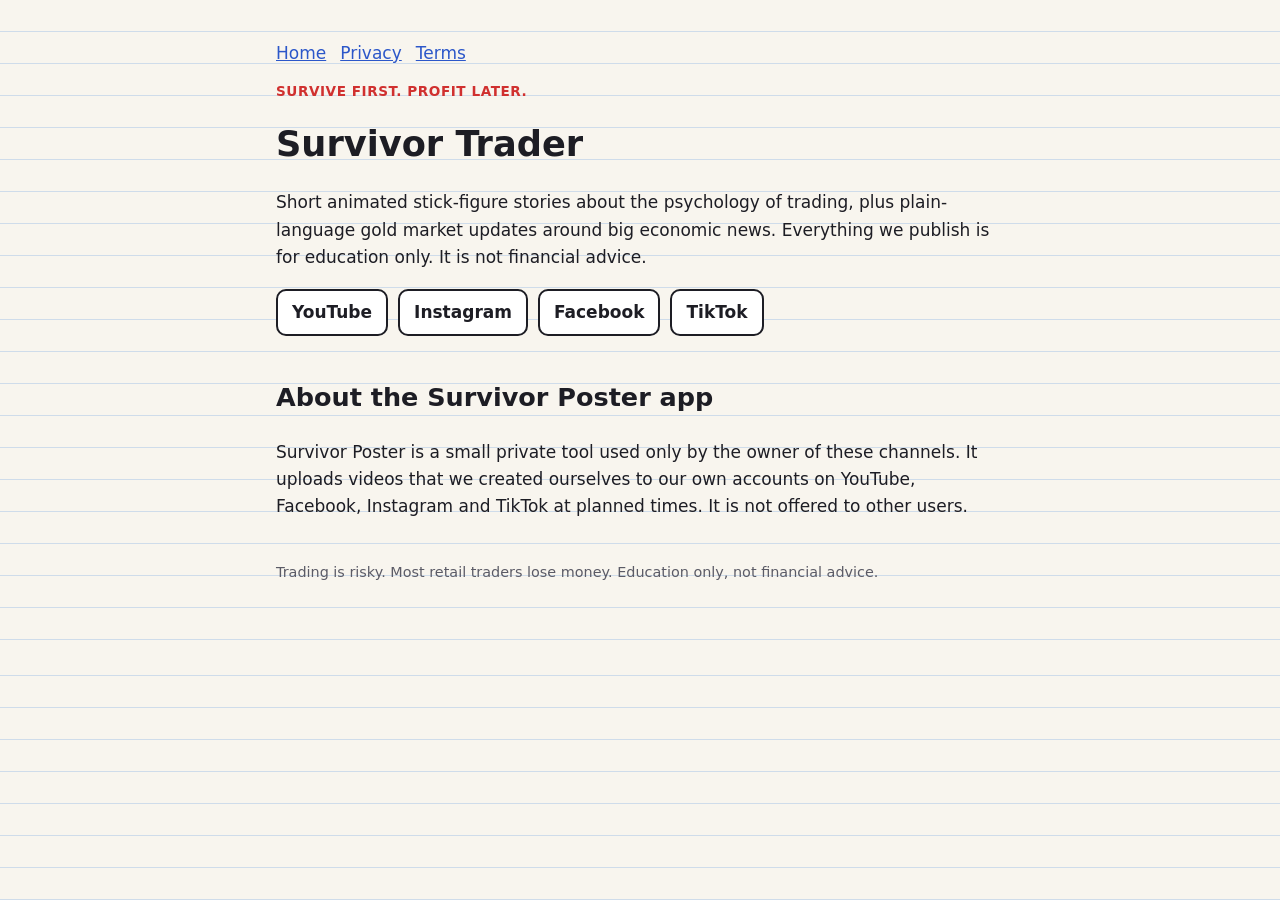
<file: index.html>
<!doctype html><html lang="en"><head><meta charset="utf-8"><meta name="viewport" content="width=device-width,initial-scale=1">
<title>Survivor Trader</title><meta name="description" content="Short animated stories about the psychology of trading. Education only."><link rel="stylesheet" href="style.css"></head>
<body><main>
<nav><a href="index.html">Home</a><a href="privacy.html">Privacy</a><a href="terms.html">Terms</a></nav>
<p class="tag">Survive first. Profit later.</p>
<h1>Survivor Trader</h1>
<p>Short animated stick-figure stories about the psychology of trading, plus plain-language gold market updates around big economic news. Everything we publish is for education only. It is not financial advice.</p>
<div class="links">
<a href="https://www.youtube.com/@SurvivorTrading">YouTube</a>
<a href="https://www.instagram.com/traderssurvival">Instagram</a>
<a href="https://www.facebook.com/SurvivorTraders">Facebook</a>
<a href="https://www.tiktok.com/@goldtradingschool">TikTok</a>
</div>
<h2>About the Survivor Poster app</h2>
<p>Survivor Poster is a small private tool used only by the owner of these channels. It uploads videos that we created ourselves to our own accounts on YouTube, Facebook, Instagram and TikTok at planned times. It is not offered to other users.</p>
<footer>Trading is risky. Most retail traders lose money. Education only, not financial advice.</footer>
</main></body></html>
</file>
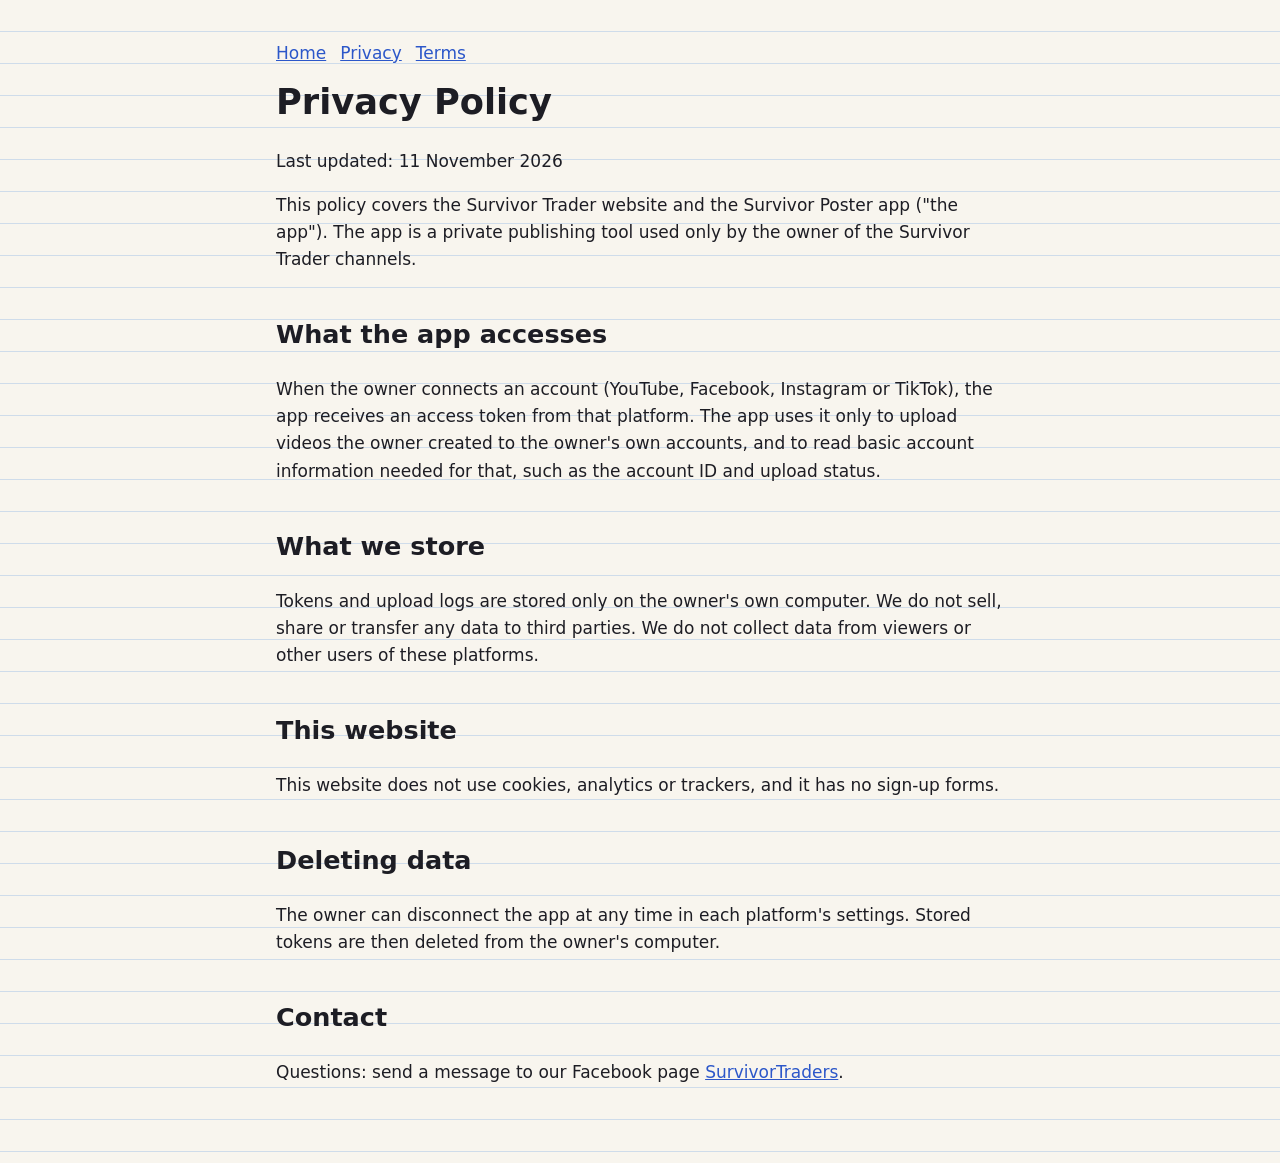
<file: privacy.html>
<!doctype html><html lang="en"><head><meta charset="utf-8"><meta name="viewport" content="width=device-width,initial-scale=1">
<title>Privacy Policy</title><link rel="stylesheet" href="style.css"></head>
<body><main>
<nav><a href="index.html">Home</a><a href="privacy.html">Privacy</a><a href="terms.html">Terms</a></nav>
<h1>Privacy Policy</h1><p>Last updated: 11 November 2026</p>
<p>This policy covers the Survivor Trader website and the Survivor Poster app ("the app"). The app is a private publishing tool used only by the owner of the Survivor Trader channels.</p>
<h2>What the app accesses</h2>
<p>When the owner connects an account (YouTube, Facebook, Instagram or TikTok), the app receives an access token from that platform. The app uses it only to upload videos the owner created to the owner's own accounts, and to read basic account information needed for that, such as the account ID and upload status.</p>
<h2>What we store</h2>
<p>Tokens and upload logs are stored only on the owner's own computer. We do not sell, share or transfer any data to third parties. We do not collect data from viewers or other users of these platforms.</p>
<h2>This website</h2>
<p>This website does not use cookies, analytics or trackers, and it has no sign-up forms.</p>
<h2>Deleting data</h2>
<p>The owner can disconnect the app at any time in each platform's settings. Stored tokens are then deleted from the owner's computer.</p>
<h2>Contact</h2>
<p>Questions: send a message to our Facebook page <a href="https://www.facebook.com/SurvivorTraders">SurvivorTraders</a>.</p>
</main></body></html>
</file>
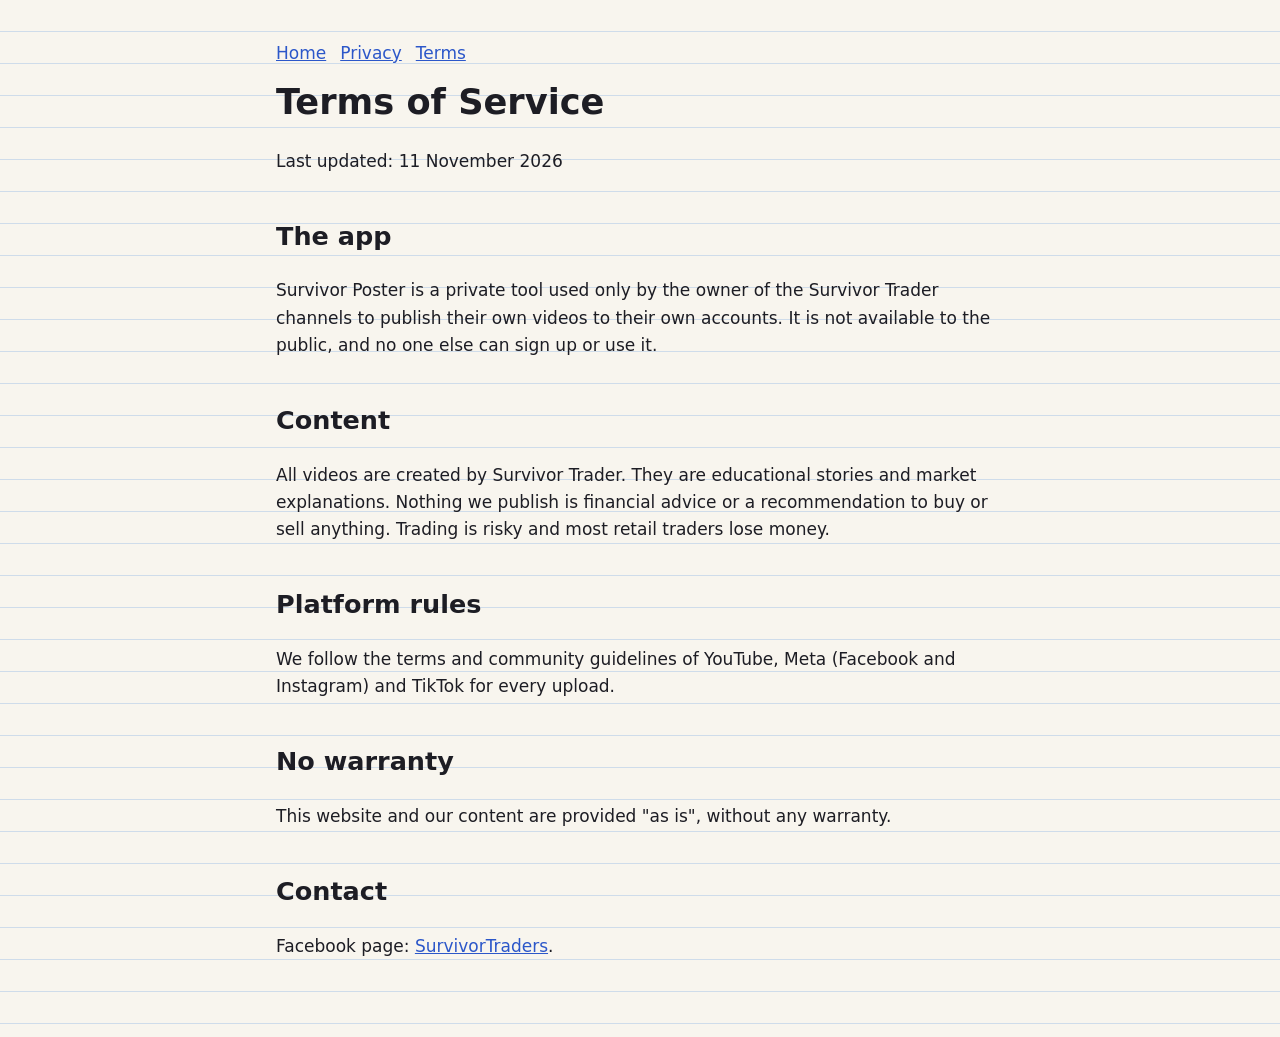
<file: terms.html>
<!doctype html><html lang="en"><head><meta charset="utf-8"><meta name="viewport" content="width=device-width,initial-scale=1">
<title>Terms of Service</title><link rel="stylesheet" href="style.css"></head>
<body><main>
<nav><a href="index.html">Home</a><a href="privacy.html">Privacy</a><a href="terms.html">Terms</a></nav>
<h1>Terms of Service</h1><p>Last updated: 11 November 2026</p>
<h2>The app</h2>
<p>Survivor Poster is a private tool used only by the owner of the Survivor Trader channels to publish their own videos to their own accounts. It is not available to the public, and no one else can sign up or use it.</p>
<h2>Content</h2>
<p>All videos are created by Survivor Trader. They are educational stories and market explanations. Nothing we publish is financial advice or a recommendation to buy or sell anything. Trading is risky and most retail traders lose money.</p>
<h2>Platform rules</h2>
<p>We follow the terms and community guidelines of YouTube, Meta (Facebook and Instagram) and TikTok for every upload.</p>
<h2>No warranty</h2>
<p>This website and our content are provided "as is", without any warranty.</p>
<h2>Contact</h2>
<p>Facebook page: <a href="https://www.facebook.com/SurvivorTraders">SurvivorTraders</a>.</p>
</main></body></html>
</file>
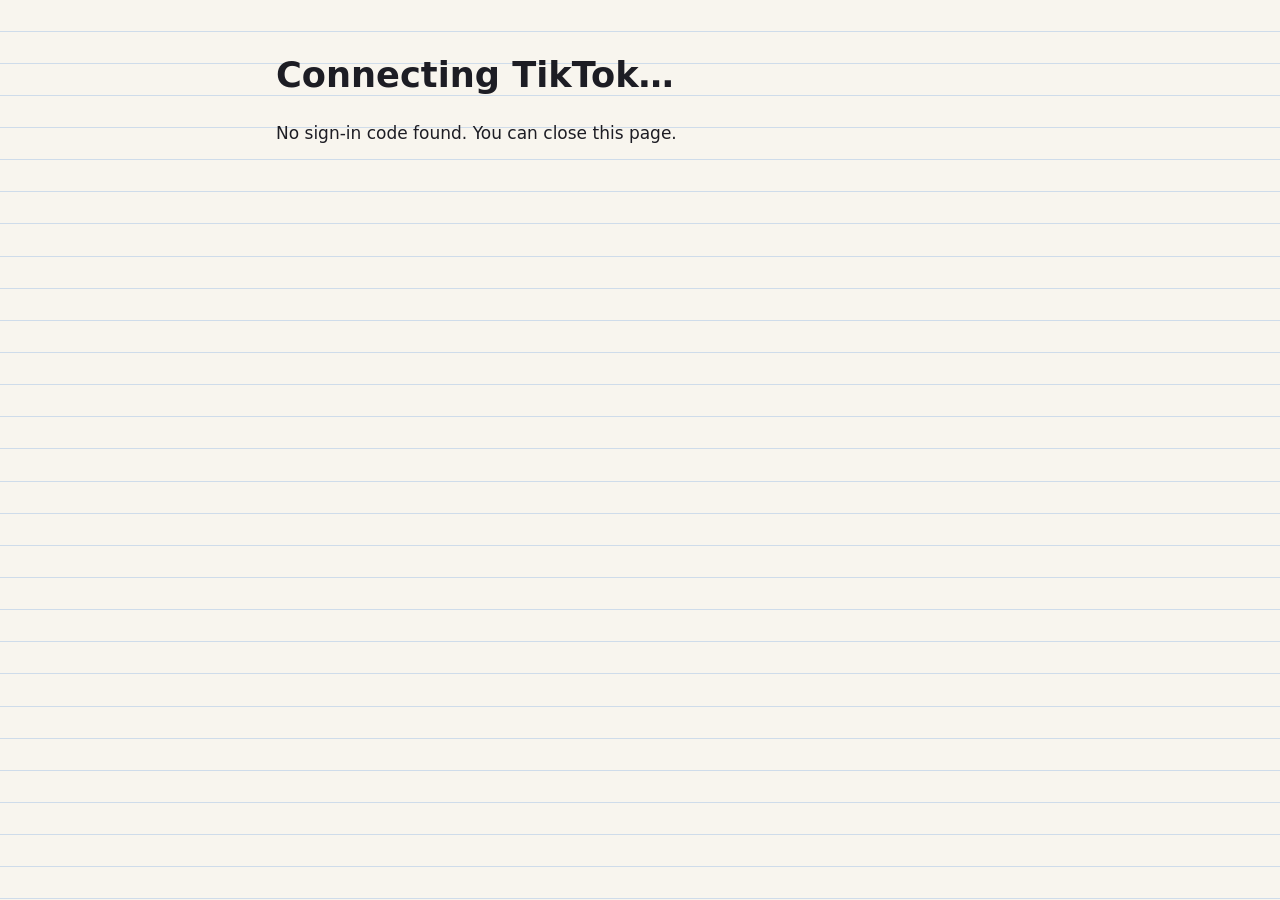
<file: tiktok-callback.html>
<!doctype html><html lang="en"><head><meta charset="utf-8"><meta name="viewport" content="width=device-width,initial-scale=1">
<title>TikTok connect</title><link rel="stylesheet" href="style.css"></head>
<body><main><h1>Connecting TikTok…</h1><p id="m">Passing the sign-in back to the Survivor Poster app on this computer.</p>
<script>
(function(){var q=location.search;var m=document.getElementById('m');
if(!/[?&]code=/.test(q)){m.textContent='No sign-in code found. You can close this page.';return;}
location.replace('http://127.0.0.1:8015/tiktok/callback'+q);})();
</script></main></body></html>
</file>
<file: style.css>
:root{--ink:#1d1d24;--muted:#5b5b66;--red:#d0302f;--green:#1f8a4c;--blue:#2c57c9;--paper:#f8f5ee;--line:#cfdcea}
*{box-sizing:border-box}body{margin:0;background:var(--paper);color:var(--ink);font:17px/1.6 system-ui,-apple-system,Segoe UI,Roboto,sans-serif;
background-image:repeating-linear-gradient(transparent 0 31px,var(--line) 31px 32px)}
main{max-width:760px;margin:0 auto;padding:40px 16px 60px}
h1{font-size:2.2rem;margin:.2em 0}h2{margin-top:1.6em}a{color:var(--blue)}
.tag{color:var(--red);font-weight:700;letter-spacing:.04em;text-transform:uppercase;font-size:.85rem}
.links{display:flex;flex-wrap:wrap;gap:10px;margin:18px 0}.links a{background:#fff;border:2px solid var(--ink);border-radius:10px;padding:8px 14px;text-decoration:none;color:var(--ink);font-weight:600}
footer{margin-top:40px;color:var(--muted);font-size:.9rem}nav a{margin-right:14px}
</file>
